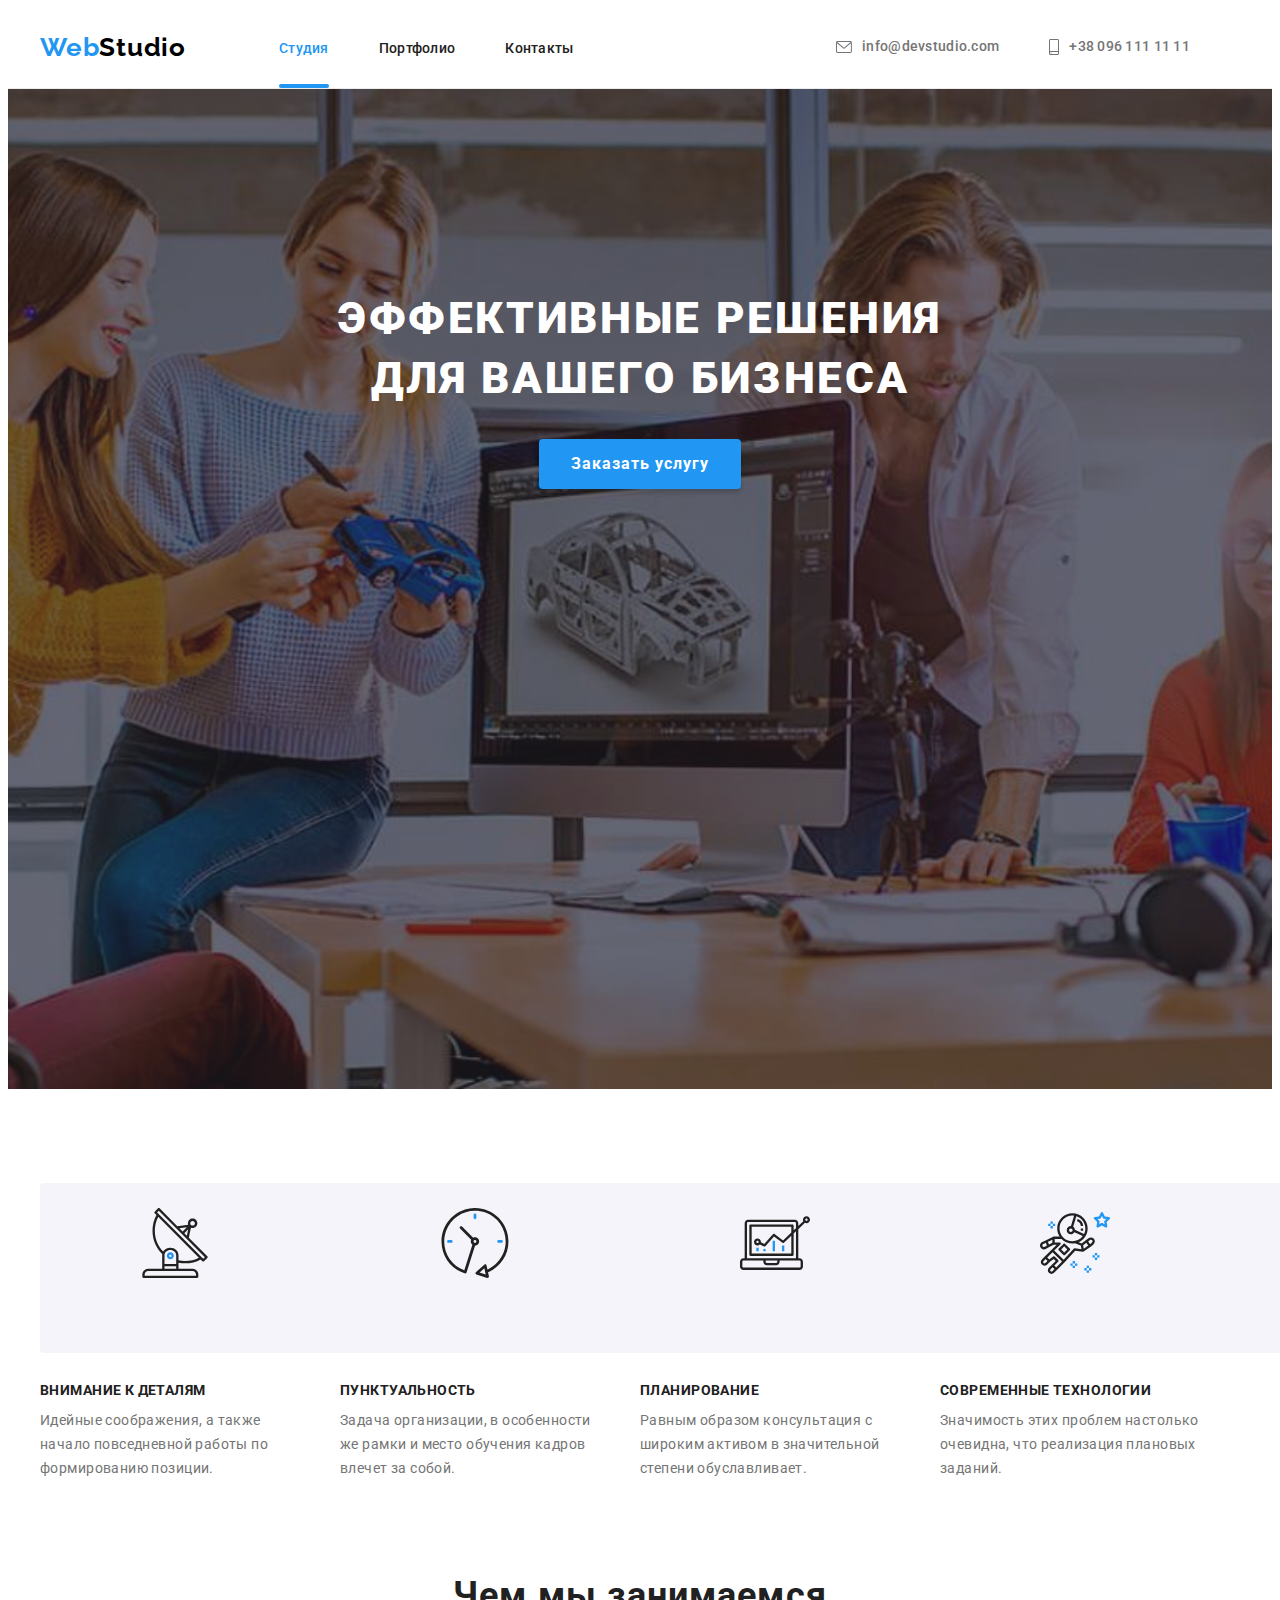
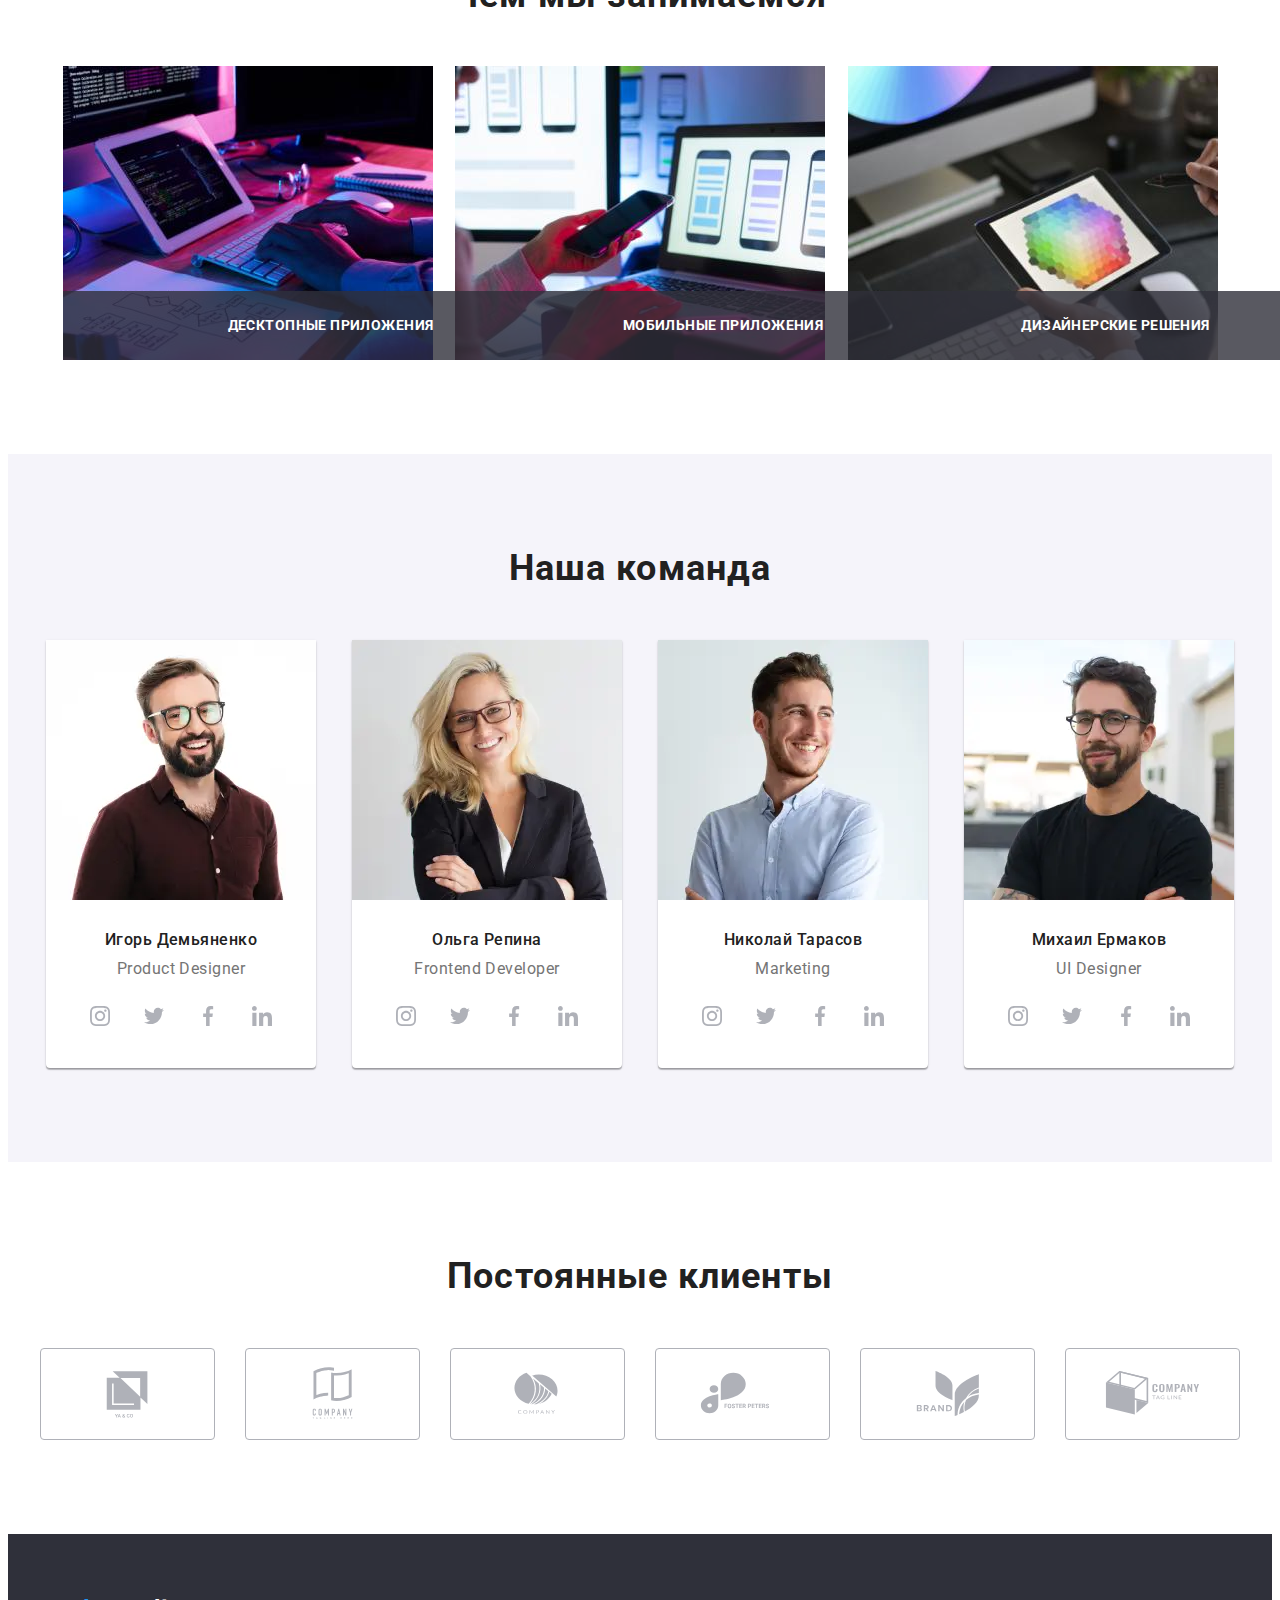
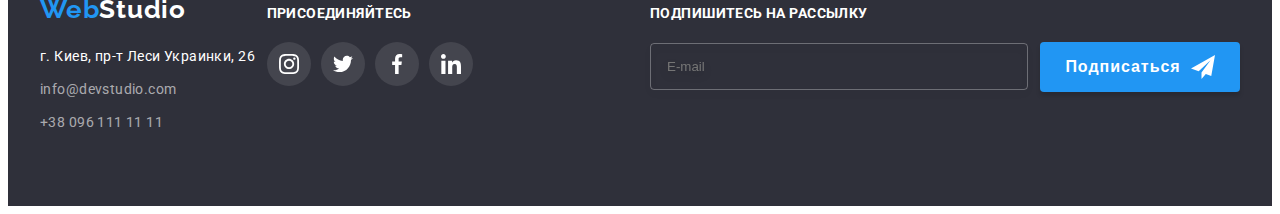
<file: index.html>
<!DOCTYPE html>
<html lang="ru">
  <head>
    <meta charset="UTF-8" />
    <meta http-equiv="X-UA-Compatible" content="IE=edge" />
    <meta name="viewport" content="width=device-width, initial-scale=1.0" />
    <link
      rel="stylesheet"
      href="https://cdnjs.cloudflare.com/ajax/libs/modern-normalize/1.1.0/modern-normalize.min.css"
      integrity="sha512-wpPYUAdjBVSE4KJnH1VR1HeZfpl1ub8YT/NKx4PuQ5NmX2tKuGu6U/JRp5y+Y8XG2tV+wKQpNHVUX03MfMFn9Q=="
      crossorigin="anonymous"
      referrerpolicy="no-referrer"
    />
    <link
      rel="stylesheet"
      href="https://cdnjs.cloudflare.com/ajax/libs/animate.css/4.1.1/animate.min.css"
    />
    <link rel="preconnect" href="https://fonts.googleapis.com" />
    <link rel="preconnect" href="https://fonts.gstatic.com" crossorigin />
    <link
      href="https://fonts.googleapis.com/css2?family=Raleway:wght@700&family=Roboto:wght@400;500;700;900&display=swap"
      rel="stylesheet"
    />
    <link rel="stylesheet" href="./css/main.min.css" />
    <title>WebStudio</title>
  </head>

  <body>
    <header class="header">
      <div class="container header__container">
        <div class="header__logo">
          <a href="index.html" class="link header__logo-dark">
            <span class="web">Web</span>Studio</a
          >
        </div>
        <nav class="main-nav">
          <ul class="main-nav__list">
            <li class="main-nav__item">
              <a href="index.html" class="link main-nav__link current"
                >Студия</a
              >
            </li>
            <li class="main-nav__item">
              <a href="portfolio.html" class="link main-nav__link">Портфолио</a>
            </li>
            <li class="main-nav__item">
              <a href="" class="link main-nav__link">Контакты</a>
            </li>
          </ul>
        </nav>
        <ul class="contacts-list">
          <li class="contacts-list__item">
            <a
              href="mailto:info@devstudio.com"
              class="link header__mail header__mail-link"
            >
              <svg class="header-icon" width="16" height="12">
                <use href="./images/sprite.svg#icon-envelope"></use>
              </svg>
              info@devstudio.com
            </a>
          </li>
          <li class="contacts-list__item">
            <a
              href="tel:+380961111111"
              class="link header__tel header__tel-link"
            >
              <svg class="header-icon" width="10" height="16">
                <use href="./images/sprite.svg#icon-smartphone"></use>
              </svg>
              +38 096 111 11 11
            </a>
          </li>
        </ul>

        <!-- START Mobile Menu -->

        <button class="burger-btn" data-menu-open>
          <svg class="burger-btn-icon" width="40" height="40">
            <use href="./images/sprite.svg#icon-burger"></use>
          </svg>
        </button>
        <div class="mob-menu-container">
          <div class="mobile-menu" data-menu>
            <button class="close-btn" data-menu-close>
              <svg class="close-btn-icon" width="40" height="40">
                <use href="./images/sprite.svg#icon-close"></use>
              </svg>
            </button>
            <div class="mobile-wrapper">
              <nav class="mobile-nav">
                <ul class="mobile-nav__list">
                  <li class="mobile-nav__item">
                    <a href="index.html" class="link mobile-nav__link"
                      >Студия</a
                    >
                  </li>
                  <li class="mobile-nav__item">
                    <a href="portfolio.html" class="link mobile-nav__link"
                      >Портфолио</a
                    >
                  </li>
                  <li class="mobile-nav__item">
                    <a href="" class="link mobile-nav__link">Контакты</a>
                  </li>
                </ul>
              </nav>
            </div>
            <div class="contacts-wrapper">
              <ul class="mobile-contacts-list">
                <li class="mobile-contacts-list__item">
                  <a
                    href="tel:+380961111111"
                    class="link mobile__tel mobile__tel-link"
                  >
                    +38 096 111 11 11
                  </a>
                </li>
                <li class="mobile-contacts-list__item">
                  <a
                    href="mailto:info@devstudio.com"
                    class="link mobile__mail mobile__mail-link"
                  >
                    info@devstudio.com
                  </a>
                </li>
              </ul>
              <ul class="mobile-social-list">
                <li class="mobile-social-item">
                  <a href="#" class="link mobile-social-link">Instagram</a>
                </li>
                <li class="mobile-social-item">
                  <a href="#" class="link mobile-social-link">Twitter</a>
                </li>
                <li class="mobile-social-item">
                  <a href="#" class="link mobile-social-link">Facebook</a>
                </li>
                <li class="mobile-social-item">
                  <a href="#" class="link mobile-social-link">LinkedIn</a>
                </li>
              </ul>
            </div>
          </div>
        </div>
        <!-- END Mobile Menu -->
      </div>
    </header>

    <main>
      <!-- START HERO SECTION -->
      <section class="first-section">
        <div class="container hero-section">
          <h1 class="hero-title">
            Эффективные решения
            <br />
            для вашего бизнеса
          </h1>
          <button type="button" class="hero-btn" data-modal-open>
            Заказать услугу
          </button>
        </div>
      </section>
      <!-- END HERO SECTION -->

      <!-- START REASONS SECTION -->
      <section class="second-section">
        <div class="container">
          <h2 class="visually-hidden">Почему стоит выбрать нас</h2>
          <ul class="reasons-list">
            <li class="reasons-list-item">
              <div class="icons-box">
                <svg class="reasons-icon" width="70" height="70">
                  <use href="./images/sprite.svg#icon-antenna"></use>
                </svg>
              </div>
              <div class="reasons-description">
                <h3 class="reasons-title">Внимание к деталям</h3>
                <p class="reasons-text">
                  Идейные соображения, а также начало повседневной работы по
                  формированию позиции.
                </p>
              </div>
            </li>
            <li class="reasons-list-item">
              <div class="icons-box">
                <svg class="reasons-icon" width="70" height="70">
                  <use href="./images/sprite.svg#icon-clock"></use>
                </svg>
              </div>
              <div class="reasons-description">
                <h3 class="reasons-title">Пунктуальность</h3>
                <p class="reasons-text">
                  Задача организации, в особенности же рамки и место обучения
                  кадров влечет за собой.
                </p>
              </div>
            </li>
            <li class="reasons-list-item">
              <div class="icons-box">
                <svg class="reasons-icon" width="70" height="70">
                  <use href="./images/sprite.svg#icon-diagram"></use>
                </svg>
              </div>
              <div class="reasons-description">
                <h3 class="reasons-title">Планирование</h3>
                <p class="reasons-text">
                  Равным образом консультация с широким активом в значительной
                  степени обуславливает.
                </p>
              </div>
            </li>
            <li class="reasons-list-item">
              <div class="icons-box">
                <svg class="reasons-icon" width="70" height="70">
                  <use href="./images/sprite.svg#icon-astronaut"></use>
                </svg>
              </div>
              <div class="reasons-description">
                <h3 class="reasons-title">Современные технологии</h3>
                <p class="reasons-text">
                  Значимость этих проблем настолько очевидна, что реализация
                  плановых заданий.
                </p>
              </div>
            </li>
          </ul>
        </div>
      </section>
      <!-- END REASONS SECTION -->

      <!-- START ABOUT SECTION -->
      <section class="third-section">
        <div class="container">
          <h2 class="about-title">Чем мы занимаемся</h2>
          <ul class="about-list">
            <li class="about-list-item">
              <div class="about-list-wrap">
                <img
                  src="images/box-1.jpg"
                  alt="Человек печатает на клавиатуре"
                  width="370"
                  height="294"
                />
                <p class="about-picture-text">Десктопные приложения</p>
              </div>
            </li>
            <li class="about-list-item">
              <div class="about-list-wrap">
                <img
                  src="images/box-2.jpg"
                  alt="Человек держит телефон в руке"
                  width="370"
                  height="294"
                />
                <p class="about-picture-text">Мобильные приложения</p>
              </div>
            </li>
            <li class="about-list-item">
              <div class="about-list-wrap">
                <img
                  src="images/box-3.jpg"
                  alt="Человек держит планшет в руке"
                  width="370"
                  height="294"
                />
                <p class="about-picture-text">Дизайнерские решения</p>
              </div>
            </li>
          </ul>
        </div>
      </section>
      <!-- END ABOUT SECTION -->

      <!-- START WORKERS SECTION -->
      <section class="fourth-section workers-section">
        <div class="container">
          <h2 class="workers-title">Наша команда</h2>
          <ul class="workers-list">
            <li class="workers-item">
              <picture>
                <source
                  media="(min-width: 1200px)"
                  srcset="
                    ./images/workers/igor-demyanenko-desktop.webp    1x,
                    ./images/workers/igor-demyanenko-desktop@2x.webp 2x
                  "
                  type="image/webp"
                />

                <source
                  media="(min-width: 1200px)"
                  srcset="
                    ./images/workers/igor-demyanenko-desktop.jpg    1x,
                    ./images/workers/igor-demyanenko-desktop@2x.jpg 2x
                  "
                />

                <source
                  media="(min-width: 768px)"
                  srcset="
                    ./images/workers/igor-demyanenko-tablet.webp    1x,
                    ./images/workers/igor-demyanenko-tablet@2x.webp 2x
                  "
                  type="image/webp"
                />

                <source
                  media="(min-width: 768px)"
                  srcset="
                    ./images/workers/igor-demyanenko-tablet.jpg    1x,
                    ./images/workers/igor-demyanenko-tablet@2x.jpg 2x
                  "
                />

                <source
                  media="(min-width: 480px)"
                  srcset="
                    ./images/workers/igor-demyanenko-mobile.webp    1x,
                    ./images/workers/igor-demyanenko-mobile@2x.webp 2x
                  "
                  type="image/webp"
                />

                <source
                  media="(min-width: 480px)"
                  srcset="
                    ./images/workers/igor-demyanenko-mobile.jpg    1x,
                    ./images/workers/igor-demyanenko-mobile@2x.jpg 2x
                  "
                />

                <img src="#" alt="Фото Игоря Демьяненко" />
              </picture>

              <div class="workers-item-description">
                <h3 class="workers-item-title">Игорь Демьяненко</h3>
                <p lang="en" class="workers-item-text">Product Designer</p>
                <ul class="social-list workers-social">
                  <li class="social-item">
                    <a href="" class="social-link">
                      <svg class="social-icon" width="20" height="20">
                        <use href="./images/sprite.svg#icon-instagram"></use>
                      </svg>
                    </a>
                  </li>
                  <li class="social-item">
                    <a href="" class="social-link">
                      <svg class="social-icon" width="20" height="20">
                        <use href="./images/sprite.svg#icon-twitter"></use>
                      </svg>
                    </a>
                  </li>
                  <li class="social-item">
                    <a href="" class="social-link">
                      <svg class="social-icon" width="20" height="20">
                        <use href="./images/sprite.svg#icon-facebook"></use>
                      </svg>
                    </a>
                  </li>
                  <li class="social-item">
                    <a href="" class="social-link">
                      <svg class="social-icon" width="20" height="20">
                        <use href="./images/sprite.svg#icon-linkedin"></use>
                      </svg>
                    </a>
                  </li>
                </ul>
              </div>
            </li>
            <li class="workers-item">
              <picture>
                <source
                  media="(min-width: 1200px)"
                  srcset="
                    ./images/workers/olga-repina-desktop.webp    1x,
                    ./images/workers/olga-repina-desktop@2x.webp 2x
                  "
                  type="image/webp"
                />

                <source
                  media="(min-width: 1200px)"
                  srcset="
                    ./images/workers/olga-repina-desktop.jpg    1x,
                    ./images/workers/olga-repina-desktop@2x.jpg 2x
                  "
                />

                <source
                  media="(min-width: 768px)"
                  srcset="
                    ./images/workers/olga-repina-tablet.webp    1x,
                    ./images/workers/olga-repina-tablet@2x.webp 2x
                  "
                  type="image/webp"
                />

                <source
                  media="(min-width: 768px)"
                  srcset="
                    ./images/workers/olga-repina-tablet.jpg    1x,
                    ./images/workers/olga-repina-tablet@2x.jpg 2x
                  "
                />

                <source
                  media="(min-width: 480px)"
                  srcset="
                    ./images/workers/olga-repina-mobile.webp    1x,
                    ./images/workers/olga-repina-mobile@2x.webp 2x
                  "
                  type="image/webp"
                />

                <source
                  media="(min-width: 480px)"
                  srcset="
                    ./images/workers/olga-repina-mobile.jpg    1x,
                    ./images/workers/olga-repina-mobile@2x.jpg 2x
                  "
                />

                <img src="#" alt="Фото Ольги Репиной" />
              </picture>

              <div class="workers-item-description">
                <h3 class="workers-item-title">Ольга Репина</h3>
                <p lang="en" class="workers-item-text">Frontend Developer</p>

                <ul class="social-list workers-social">
                  <li class="social-item">
                    <a href="" class="social-link">
                      <svg class="social-icon" width="20" height="20">
                        <use href="./images/sprite.svg#icon-instagram"></use>
                      </svg>
                    </a>
                  </li>
                  <li class="social-item">
                    <a href="" class="social-link">
                      <svg class="social-icon" width="20" height="20">
                        <use href="./images/sprite.svg#icon-twitter"></use>
                      </svg>
                    </a>
                  </li>
                  <li class="social-item">
                    <a href="" class="social-link">
                      <svg class="social-icon" width="20" height="20">
                        <use href="./images/sprite.svg#icon-facebook"></use>
                      </svg>
                    </a>
                  </li>
                  <li class="social-item">
                    <a href="" class="social-link">
                      <svg class="social-icon" width="20" height="20">
                        <use href="./images/sprite.svg#icon-linkedin"></use>
                      </svg>
                    </a>
                  </li>
                </ul>
              </div>
            </li>
            <li class="workers-item">
              <picture>
                <source
                  media="(min-width: 1200px)"
                  srcset="
                    ./images/workers/nikolay-tarasov-desktop.webp    1x,
                    ./images/workers/nikolay-tarasov-desktop@2x.webp 2x
                  "
                  type="image/webp"
                />

                <source
                  media="(min-width: 1200px)"
                  srcset="
                    ./images/workers/nikolay-tarasov-desktop.jpg    1x,
                    ./images/workers/nikolay-tarasov-desktop@2x.jpg 2x
                  "
                />

                <source
                  media="(min-width: 768px)"
                  srcset="
                    ./images/workers/nikolay-tarasov-tablet.webp    1x,
                    ./images/workers/nikolay-tarasov-tablet@2x.webp 2x
                  "
                  type="image/webp"
                />

                <source
                  media="(min-width: 768px)"
                  srcset="
                    ./images/workers/nikolay-tarasov-tablet.jpg    1x,
                    ./images/workers/nikolay-tarasov-tablet@2x.jpg 2x
                  "
                />

                <source
                  media="(min-width: 480px)"
                  srcset="
                    ./images/workers/nikolay-tarasov-mobile.webp    1x,
                    ./images/workers/nikolay-tarasov-mobile@2x.webp 2x
                  "
                  type="image/webp"
                />

                <source
                  media="(min-width: 480px)"
                  srcset="
                    ./images/workers/nikolay-tarasov-mobile.jpg    1x,
                    ./images/workers/nikolay-tarasov-mobile@2x.jpg 2x
                  "
                />

                <img src="#" alt="Фото Николая Тарасова" />
              </picture>

              <div class="workers-item-description">
                <h3 class="workers-item-title">Николай Тарасов</h3>
                <p lang="en" class="workers-item-text">Marketing</p>
                <ul class="social-list workers-social">
                  <li class="social-item">
                    <a href="" class="social-link">
                      <svg class="social-icon" width="20" height="20">
                        <use href="./images/sprite.svg#icon-instagram"></use>
                      </svg>
                    </a>
                  </li>
                  <li class="social-item">
                    <a href="" class="social-link">
                      <svg class="social-icon" width="20" height="20">
                        <use href="./images/sprite.svg#icon-twitter"></use>
                      </svg>
                    </a>
                  </li>
                  <li class="social-item">
                    <a href="" class="social-link">
                      <svg class="social-icon" width="20" height="20">
                        <use href="./images/sprite.svg#icon-facebook"></use>
                      </svg>
                    </a>
                  </li>
                  <li class="social-item">
                    <a href="" class="social-link">
                      <svg class="social-icon" width="20" height="20">
                        <use href="./images/sprite.svg#icon-linkedin"></use>
                      </svg>
                    </a>
                  </li>
                </ul>
              </div>
            </li>
            <li class="workers-item">
              <picture>
                <source
                  media="(min-width: 1200px)"
                  srcset="
                    ./images/workers/mikhail-ermakov-desktop.webp    1x,
                    ./images/workers/mikhail-ermakov-desktop@2x.webp 2x
                  "
                  type="image/webp"
                />

                <source
                  media="(min-width: 1200px)"
                  srcset="
                    ./images/workers/mikhail-ermakov-desktop.jpg    1x,
                    ./images/workers/mikhail-ermakov-desktop@2x.jpg 2x
                  "
                />

                <source
                  media="(min-width: 768px)"
                  srcset="
                    ./images/workers/mikhail-ermakov-tablet.webp    1x,
                    ./images/workers/mikhail-ermakov-tablet@2x.webp 2x
                  "
                  type="image/webp"
                />

                <source
                  media="(min-width: 768px)"
                  srcset="
                    ./images/workers/mikhail-ermakov-tablet.jpg    1x,
                    ./images/workers/mikhail-ermakov-tablet@2x.jpg 2x
                  "
                />

                <source
                  media="(min-width: 480px)"
                  srcset="
                    ./images/workers/mikhail-ermakov-mobile.webp    1x,
                    ./images/workers/mikhail-ermakov-mobile@2x.webp 2x
                  "
                  type="image/webp"
                />

                <source
                  media="(min-width: 480px)"
                  srcset="
                    ./images/workers/mikhail-ermakov-mobile.jpg    1x,
                    ./images/workers/mikhail-ermakov-mobile@2x.jpg 2x
                  "
                />

                <img src="#" alt="Фото Михаила Ермакова" />
              </picture>

              <div class="workers-item-description">
                <h3 class="workers-item-title">Михаил Ермаков</h3>
                <p lang="en" class="workers-item-text">UI Designer</p>
                <ul class="social-list workers-social">
                  <li class="social-item">
                    <a href="" class="social-link">
                      <svg class="social-icon" width="20" height="20">
                        <use href="./images/sprite.svg#icon-instagram"></use>
                      </svg>
                    </a>
                  </li>
                  <li class="social-item">
                    <a href="" class="social-link">
                      <svg class="social-icon" width="20" height="20">
                        <use href="./images/sprite.svg#icon-twitter"></use>
                      </svg>
                    </a>
                  </li>
                  <li class="social-item">
                    <a href="" class="social-link">
                      <svg class="social-icon" width="20" height="20">
                        <use href="./images/sprite.svg#icon-facebook"></use>
                      </svg>
                    </a>
                  </li>
                  <li class="social-item">
                    <a href="" class="social-link">
                      <svg class="social-icon" width="20" height="20">
                        <use href="./images/sprite.svg#icon-linkedin"></use>
                      </svg>
                    </a>
                  </li>
                </ul>
              </div>
            </li>
          </ul>
        </div>
      </section>
      <!-- END WORKERS SECTION -->

      <!-- START CLIENTS SECTION -->
      <section class="fifth-section">
        <div class="container">
          <h2 class="clients-title">Постоянные клиенты</h2>
          <ul class="clients-list">
            <li class="clients-item">
              <a href="" class="clients-link">
                <svg class="clients-icon" width="106" height="60">
                  <use href="./images/sprite.svg#icon-logo-ya-co"></use>
                </svg>
              </a>
            </li>
            <li class="clients-item">
              <a href="" class="clients-link">
                <svg class="clients-icon" width="106" height="60">
                  <use href="./images/sprite.svg#icon-logo-tagline-here"></use>
                </svg>
              </a>
            </li>
            <li class="clients-item">
              <a href="" class="clients-link">
                <svg class="clients-icon" width="106" height="60">
                  <use href="./images/sprite.svg#icon-logo-company"></use>
                </svg>
              </a>
            </li>
            <li class="clients-item">
              <a href="" class="clients-link">
                <svg class="clients-icon" width="106" height="60">
                  <use href="./images/sprite.svg#icon-logo-foster-peters"></use>
                </svg>
              </a>
            </li>
            <li class="clients-item">
              <a href="" class="clients-link">
                <svg class="clients-icon" width="106" height="60">
                  <use href="./images/sprite.svg#icon-logo-brand"></use>
                </svg>
              </a>
            </li>
            <li class="clients-item">
              <a href="" class="clients-link">
                <svg class="clients-icon" width="106" height="60">
                  <use href="./images/sprite.svg#icon-logo-tagline"></use>
                </svg>
              </a>
            </li>
          </ul>
        </div>
      </section>
      <!-- END CLIENTS SECTION -->
    </main>

    <!-- START FOOTER -->
    <footer class="footer">
      <div class="container">
        <div class="footer-container">
          <div class="footer-box footer-contacts">
            <div class="footer-logo">
              <a href="index.html" class="link logo-light">
                <span class="web">Web</span>Studio</a
              >
            </div>
            <address class="contacts-adress">
              <a
                href="https://goo.gl/maps/1FZgf9AXrZL42kgU6"
                target="_blank"
                rel="noopener noreferrer"
                class="link address"
              >
                г. Киев, пр-т Леси Украинки, 26
              </a>
            </address>
            <ul class="footer-contacts-list">
              <li class="contacts-list-item">
                <a href="mailto:info@devstudio.com" class="link footer-mail"
                  >info@devstudio.com</a
                >
              </li>
              <li class="contacts-list-item">
                <a href="tel:+380961111111" class="link footer-tel"
                  >+38 096 111 11 11</a
                >
              </li>
            </ul>
          </div>
          <div class="footer-box footer-socials">
            <h2 class="connect-title">присоединяйтесь</h2>
            <ul class="connect-list">
              <li class="connect-item">
                <a href="" class="connect-link">
                  <svg class="connect-icon" width="20" height="20">
                    <use href="./images/sprite.svg#icon-instagram"></use>
                  </svg>
                </a>
              </li>
              <li class="connect-item">
                <a href="" class="connect-link">
                  <svg class="connect-icon" width="20" height="20">
                    <use href="./images/sprite.svg#icon-twitter"></use>
                  </svg>
                </a>
              </li>
              <li class="connect-item">
                <a href="" class="connect-link">
                  <svg class="connect-icon" width="20" height="20">
                    <use href="./images/sprite.svg#icon-facebook"></use>
                  </svg>
                </a>
              </li>
              <li class="connect-item">
                <a href="" class="connect-link">
                  <svg class="connect-icon" width="20" height="20">
                    <use href="./images/sprite.svg#icon-linkedin"></use>
                  </svg>
                </a>
              </li>
            </ul>
          </div>
          <div class="sign-box">
            <p class="sign-title">Подпишитесь на рассылку</p>
            <form action="#" class="sign-form">
              <label>
                <input
                  type="email"
                  name="email"
                  placeholder="E-mail"
                  class="sign-input"
                />
              </label>
              <button type="submit" class="sign-button">
                Подписаться
                <svg class="sign-icon" width="24" height="24">
                  <use href="./images/icons.svg#icon-send"></use>
                </svg>
              </button>
            </form>
          </div>
        </div>
      </div>
    </footer>
    <!-- END FOOTER -->

    <div class="backdrop is-hidden" data-modal>
      <div class="modal">
        <button type="button" class="modal-btn" data-modal-close>
          <svg class="modal-close-icon" width="18" height="18">
            <use href="./images/sprite.svg#icon-modal-close"></use>
          </svg>
        </button>
        <form action="#" class="modal-form">
          <p class="modal-form-title">
            Оставьте свои данные, мы вам перезвоним
          </p>
          <label class="modal-form-label"
            >Имя
            <span class="modal-form-wrapper">
              <input
                type="text"
                class="modal-form-input"
                name="user-name"
                minlength="2"
                pattern="[a-zA-Zа-яёА-ЯЁ]+"
                title="Имя должно содержать символы кириллицы или латиницы"
                required
              />
              <svg class="modal-form-icon" width="18" height="18">
                <use href="./images/icons.svg#icon-user"></use>
              </svg>
            </span>
          </label>
          <label class="modal-form-label"
            >Телефон
            <span class="modal-form-wrapper">
              <input
                type="tel"
                class="modal-form-input"
                name="user-tel"
                title="XXX-XXX-XX-XX"
                pattern="[0-9]{3}-[0-9]{3}-[0-9]{2}-[0-9]{2}"
              />
              <svg class="modal-form-icon" width="18" height="18">
                <use href="./images/icons.svg#icon-phone"></use>
              </svg>
            </span>
          </label>
          <label class="modal-form-label"
            >Почта
            <span class="modal-form-wrapper">
              <input type="email" class="modal-form-input" name="user-mail" />
              <svg class="modal-form-icon" width="18" height="18">
                <use href="./images/icons.svg#icon-mail"></use>
              </svg>
            </span>
          </label>
          <label class="modal-form-label"
            >Комментарий<textarea
              class="modal-form-message"
              name="user-message"
              placeholder="Введите текст"
            ></textarea>
          </label>
          <label class="modal-form-checkbox-label">
            <input
              type="checkbox"
              class="modal-form-checkbox visually-hidden"
              name="accept-policy"
            />
            <span class="modal-form-checkbox-icon"></span>
            Соглашаюсь с рассылкой и принимаю&nbsp;
            <a href="#" class="modal-form-link">Условия договора</a>
          </label>
          <button class="modal-form-btn" type="submit">Отправить</button>
        </form>
      </div>
    </div>
    <script src="./js/modal.js"></script>
    <script src="./js/mobile-menu.js"></script>
  </body>
</html>
</file>
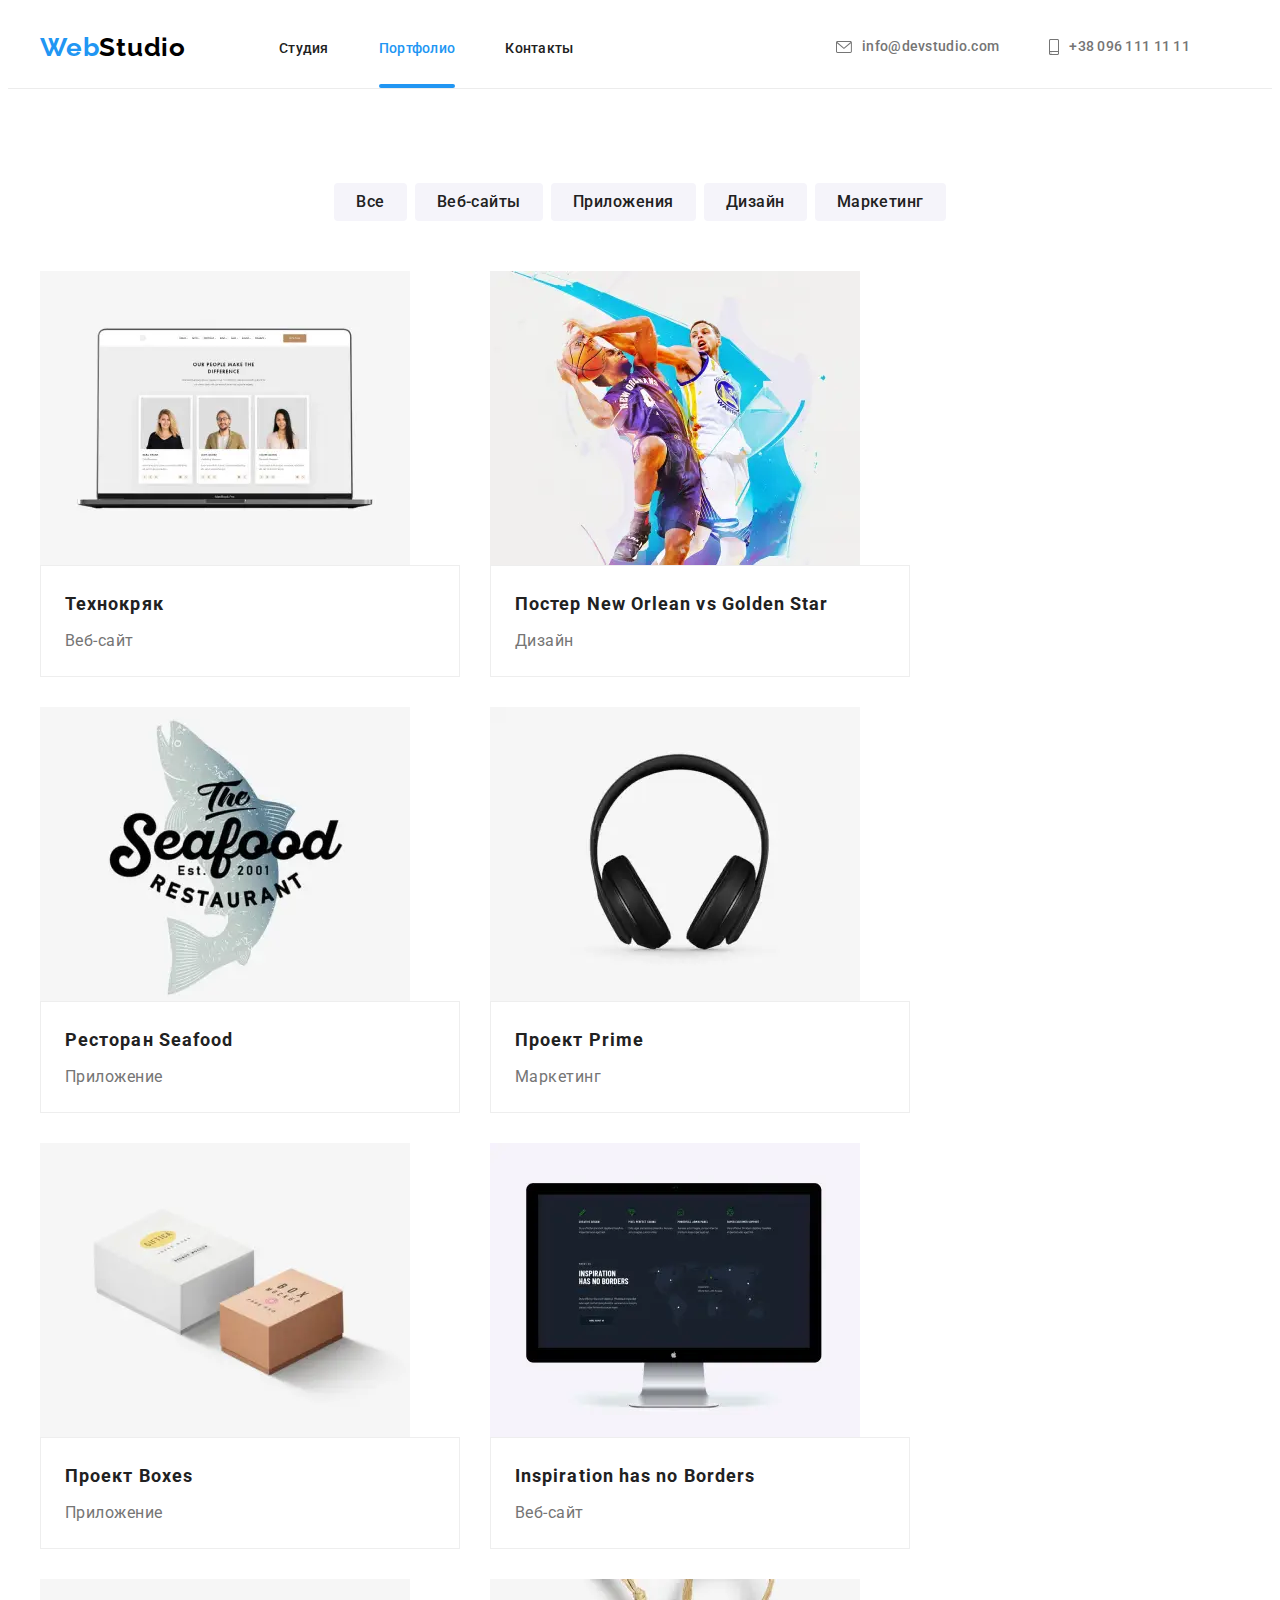
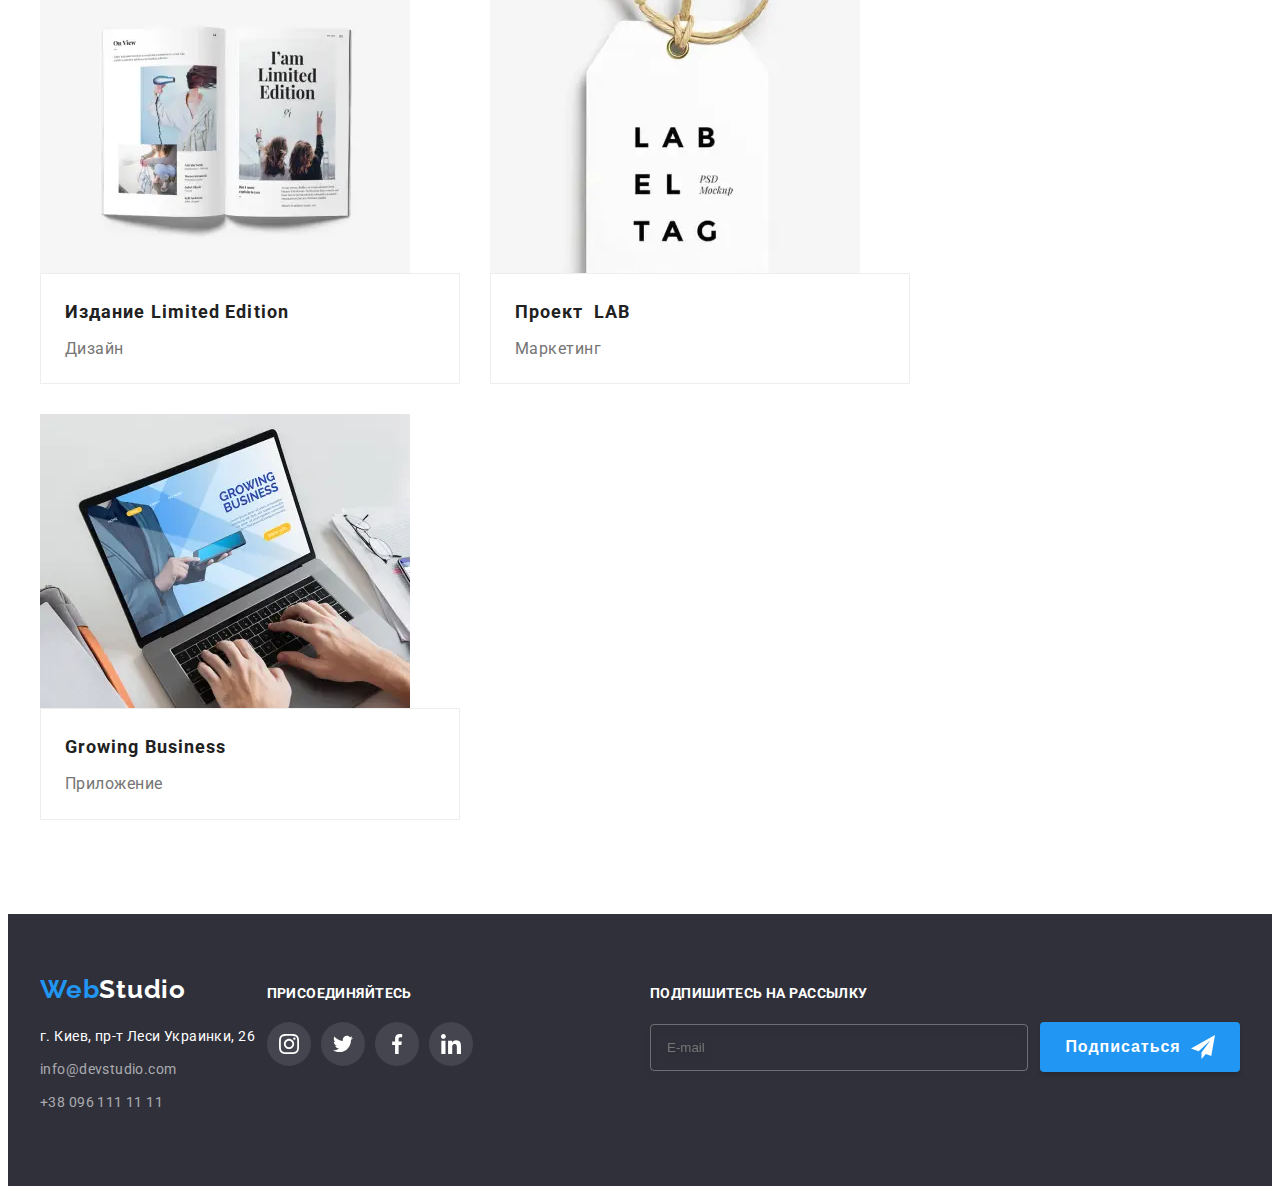
<file: portfolio.html>
<!DOCTYPE html>
<html lang="ru">
  <head>
    <meta charset="UTF-8" />
    <meta http-equiv="X-UA-Compatible" content="IE=edge" />
    <meta name="viewport" content="width=device-width, initial-scale=1.0" />
    <link
      rel="stylesheet"
      href="https://cdnjs.cloudflare.com/ajax/libs/modern-normalize/1.1.0/modern-normalize.min.css"
      integrity="sha512-wpPYUAdjBVSE4KJnH1VR1HeZfpl1ub8YT/NKx4PuQ5NmX2tKuGu6U/JRp5y+Y8XG2tV+wKQpNHVUX03MfMFn9Q=="
      crossorigin="anonymous"
      referrerpolicy="no-referrer"
    />
    <link
      rel="stylesheet"
      href="https://cdnjs.cloudflare.com/ajax/libs/animate.css/4.1.1/animate.min.css"
    />

    <link rel="preconnect" href="https://fonts.googleapis.com" />
    <link rel="preconnect" href="https://fonts.gstatic.com" crossorigin />
    <link
      href="https://fonts.googleapis.com/css2?family=Raleway:wght@700&family=Roboto:wght@400;500;700;900&display=swap"
      rel="stylesheet"
    />
    <link rel="stylesheet" href="./css/main.min.css" />
    <title>Портфолио</title>
  </head>
  <body>
    <header class="header">
      <div class="container header__container">
        <div class="header__logo">
          <a href="index.html" class="link header__logo-dark">
            <span class="web">Web</span>Studio</a
          >
        </div>
        <nav class="main-nav">
          <ul class="main-nav__list">
            <li class="main-nav__item">
              <a href="index.html" class="link main-nav__link">Студия</a>
            </li>
            <li class="main-nav__item">
              <a href="portfolio.html" class="link main-nav__link current"
                >Портфолио</a
              >
            </li>
            <li class="main-nav__item">
              <a href="" class="link main-nav__link">Контакты</a>
            </li>
          </ul>
        </nav>
        <ul class="contacts-list">
          <li class="contacts-list__item">
            <a
              href="mailto:info@devstudio.com"
              class="link header__mail header__mail-link"
            >
              <svg class="header-icon" width="16" height="12">
                <use href="./images/sprite.svg#icon-envelope"></use>
              </svg>
              info@devstudio.com
            </a>
          </li>
          <li class="contacts-list__item">
            <a
              href="tel:+380961111111"
              class="link header__tel header__tel-link"
            >
              <svg class="header-icon" width="10" height="16">
                <use href="./images/sprite.svg#icon-smartphone"></use>
              </svg>
              +38 096 111 11 11
            </a>
          </li>
        </ul>
      </div>
    </header>
    <main>
      <section class="portfolio-section">
        <div class="container">
          <h1 class="visually-hidden">Портфолио</h1>
          <!-- START FILTERS BUTTON -->
          <ul class="filters-list">
            <li class="filters-list-item">
              <button type="button" class="filters-btn">Все</button>
            </li>
            <li class="filters-list-item">
              <button type="button" class="filters-btn">Веб-сайты</button>
            </li>
            <li class="filters-list-item">
              <button type="button" class="filters-btn">Приложения</button>
            </li>
            <li class="filters-list-item">
              <button type="button" class="filters-btn">Дизайн</button>
            </li>
            <li class="filters-list-item">
              <button type="button" class="filters-btn">Маркетинг</button>
            </li>
          </ul>
          <!-- END FILTERS BUTTON -->

          <!-- START WORK EXAMPLES -->
          <h2 class="visually-hidden">Примеры работ</h2>
          <ul class="work-examples-list">
            <li class="work-examples-item">
              <div class="work-examples-wrap">
                <a href="" class="link work-examples-link">
                  <div class="work-examples-box">
                    <picture>
                      <source
                        media="(min-width: 1200px)"
                        srcset="
                          /images/work-examples/technokryak-desktop.webp     1x,
                          ./images/work-examples/technokryak-desktop@2x.webp 2x
                        "
                        type="image/webp"
                      />

                      <source
                        media="(min-width: 1200px)"
                        srcset="
                          ./images/work-examples/technokryak-desktop.jpg    1x,
                          ./images/work-examples/technokryak-desktop@2x.jpg 2x
                        "
                      />

                      <source
                        media="(min-width: 768px)"
                        srcset="
                          ./images/work-examples/technokryak-tablet.webp    1x,
                          ./images/work-examples/technokryak-tablet@2x.webp 2x
                        "
                        type="image/webp"
                      />

                      <source
                        media="(min-width: 768px)"
                        srcset="
                          ./images/work-examples/technokryak-tablet.jpg    1x,
                          ./images/work-examples/technokryak-tablet@2x.jpg 2x
                        "
                      />

                      <source
                        media="(min-width: 480px)"
                        srcset="
                          ./images/work-examples/technokryak-mobile.webp    1x,
                          ./images/work-examples/technokryak-mobile@2x.webp 2x
                        "
                        type="image/webp"
                      />

                      <source
                        media="(min-width: 480px)"
                        srcset="
                          ./images/work-examples/technokryak-mobile.jpg    1x,
                          ./images/work-examples/technokryak-mobile@2x.jpg 2x
                        "
                      />

                      <img
                        src="#"
                        alt="Логотип сайта Технокряк"
                        class="work-examples-img"
                      />
                    </picture>
                    <p class="work-examples-picture-text">
                      Технокряк это современная площадка распространения
                      коронавируса. Компании используют эту платформу для
                      цифрового шпионажа и атак на защищённые сервера
                      конкурентов.
                    </p>
                  </div>
                  <div class="work-examples-description">
                    <h3 class="work-examples-title">Технокряк</h3>
                    <p class="work-examples-text">Веб-сайт</p>
                  </div>
                </a>
              </div>
            </li>
            <li class="work-examples-item">
              <div class="work-examples-wrap">
                <a href="" class="link work-examples-link">
                  <div class="work-examples-box">
                    <picture>
                      <source
                        media="(min-width: 1200px)"
                        srcset="
                          ../images/work-examples/poster-desktop.webp    1x,
                          ../images/work-examples/poster-desktop@2x.webp 2x
                        "
                        type="image/webp"
                      />

                      <source
                        media="(min-width: 1200px)"
                        srcset="
                          ../images/work-examples/poster-desktop.jpg    1x,
                          ../images/work-examples/poster-desktop@2x.jpg 2x
                        "
                      />

                      <source
                        media="(min-width: 768px)"
                        srcset="
                          ../images/work-examples/poster-tablet.webp    1x,
                          ../images/work-examples/poster-tablet@2x.webp 2x
                        "
                        type="image/webp"
                      />

                      <source
                        media="(min-width: 768px)"
                        srcset="
                          ../images/work-examples/poster-tablet.jpg    1x,
                          ../images/work-examples/poster-tablet@2x.jpg 2x
                        "
                      />

                      <source
                        media="(min-width: 480px)"
                        srcset="
                          ../images/work-examples/poster-mobile.webp    1x,
                          ../images/work-examples/poster-mobile@2x.webp 2x
                        "
                        type="image/webp"
                      />

                      <source
                        media="(min-width: 480px)"
                        srcset="
                          ../images/work-examples/poster-mobile.jpg    1x,
                          ../images/work-examples/poster-mobile@2x.jpg 2x
                        "
                      />

                      <img
                        src="#"
                        alt="Изображение постера New Orlean vs Golden Star"
                        class="work-examples-img"
                      />
                    </picture>
                    <p class="work-examples-picture-text">
                      Технокряк это современная площадка распространения
                      коронавируса. Компании используют эту платформу для
                      цифрового шпионажа и атак на защищённые сервера
                      конкурентов.
                    </p>
                  </div>
                  <div class="work-examples-description">
                    <h3 class="work-examples-title">
                      Постер
                      <span lang="en">New Orlean vs Golden Star</span>
                    </h3>
                    <p class="work-examples-text">Дизайн</p>
                  </div>
                </a>
              </div>
            </li>
            <li class="work-examples-item">
              <div class="work-examples-wrap">
                <a href="" class="link work-examples-link">
                  <div class="work-examples-box">
                    <picture>
                      <source
                        media="(min-width: 1200px)"
                        srcset="
                          ../images/work-examples/seafood-desktop.webp    1x,
                          ../images/work-examples/seafood-desktop@2x.webp 2x
                        "
                        type="image/webp"
                      />

                      <source
                        media="(min-width: 1200px)"
                        srcset="
                          ../images/work-examples/seafood-desktop.jpg    1x,
                          ../images/work-examples/seafood-desktop@2x.jpg 2x
                        "
                      />

                      <source
                        media="(min-width: 768px)"
                        srcset="
                          ../images/work-examples/seafood-tablet.webp    1x,
                          ../images/work-examples/seafood-tablet@2x.webp 2x
                        "
                        type="image/webp"
                      />

                      <source
                        media="(min-width: 768px)"
                        srcset="
                          ../images/work-examples/seafood-tablet.jpg    1x,
                          ../images/work-examples/seafood-tablet@2x.jpg 2x
                        "
                      />

                      <source
                        media="(min-width: 480px)"
                        srcset="
                          ../images/work-examples/seafood-mobile.webp    1x,
                          ../images/work-examples/seafood-mobile@2x.webp 2x
                        "
                        type="image/webp"
                      />

                      <source
                        media="(min-width: 480px)"
                        srcset="
                          ../images/work-examples/seafood-mobile.jpg    1x,
                          ../images/work-examples/seafood-mobile@2x.jpg 2x
                        "
                      />

                      <img
                        src="#"
                        alt="Логотип ресторана Seafood"
                        class="work-examples-img"
                      />
                    </picture>
                    <p class="work-examples-picture-text">
                      Технокряк это современная площадка распространения
                      коронавируса. Компании используют эту платформу для
                      цифрового шпионажа и атак на защищённые сервера
                      конкурентов.
                    </p>
                  </div>
                  <div class="work-examples-description">
                    <h3 class="work-examples-title">
                      Ресторан
                      <span lang="en">Seafood</span>
                    </h3>
                    <p class="work-examples-text">Приложение</p>
                  </div>
                </a>
              </div>
            </li>
            <li class="work-examples-item">
              <div class="work-examples-wrap">
                <a href="" class="link work-examples-link">
                  <picture>
                    <source
                      media="(min-width: 1200px)"
                      srcset="
                        ../images/work-examples/prime-desktop.webp    1x,
                        ../images/work-examples/prime-desktop@2x.webp 2x
                      "
                      type="image/webp"
                    />

                    <source
                      media="(min-width: 1200px)"
                      srcset="
                        ../images/work-examples/prime-desktop.jpg    1x,
                        ../images/work-examples/prime-desktop@2x.jpg 2x
                      "
                    />

                    <source
                      media="(min-width: 768px)"
                      srcset="
                        ../images/work-examples/prime-tablet.webp    1x,
                        ../images/work-examples/prime-tablet@2x.webp 2x
                      "
                      type="image/webp"
                    />

                    <source
                      media="(min-width: 768px)"
                      srcset="
                        ../images/work-examples/prime-tablet.jpg    1x,
                        ../images/work-examples/prime-tablet@2x.jpg 2x
                      "
                    />

                    <source
                      media="(min-width: 480px)"
                      srcset="
                        ../images/work-examples/prime-mobile.webp    1x,
                        ../images/work-examples/prime-mobile@2x.webp 2x
                      "
                      type="image/webp"
                    />

                    <source
                      media="(min-width: 480px)"
                      srcset="
                        ../images/work-examples/prime-mobile.jpg    1x,
                        ../images/work-examples/prime-mobile@2x.jpg 2x
                      "
                    />

                    <img
                      src="#"
                      alt="Логотип проекта Prime"
                      class="work-examples-img"
                    />
                  </picture>
                  <div class="work-examples-box">
                    <p class="work-examples-picture-text">
                      Технокряк это современная площадка распространения
                      коронавируса. Компании используют эту платформу для
                      цифрового шпионажа и атак на защищённые сервера
                      конкурентов.
                    </p>
                  </div>
                  <div class="work-examples-description">
                    <h3 class="work-examples-title">
                      Проект
                      <span lang="en">Prime</span>
                    </h3>
                    <p class="work-examples-text">Маркетинг</p>
                  </div>
                </a>
              </div>
            </li>
            <li class="work-examples-item">
              <div class="work-examples-wrap">
                <a href="" class="link work-examples-link">
                  <div class="work-examples-box">
                    <picture>
                      <source
                        media="(min-width: 1200px)"
                        srcset="
                          ../images/work-examples/boxes-desktop.webp    1x,
                          ../images/work-examples/boxes-desktop@2x.webp 2x
                        "
                        type="image/webp"
                      />

                      <source
                        media="(min-width: 1200px)"
                        srcset="
                          ../images/work-examples/boxes-desktop.jpg    1x,
                          ../images/work-examples/boxes-desktop@2x.jpg 2x
                        "
                      />

                      <source
                        media="(min-width: 768px)"
                        srcset="
                          ../images/work-examples/boxes-tablet.webp    1x,
                          ../images/work-examples/boxes-tablet@2x.webp 2x
                        "
                        type="image/webp"
                      />

                      <source
                        media="(min-width: 768px)"
                        srcset="
                          ../images/work-examples/boxes-tablet.jpg    1x,
                          ../images/work-examples/boxes-tablet@2x.jpg 2x
                        "
                      />

                      <source
                        media="(min-width: 480px)"
                        srcset="
                          ../images/work-examples/boxes-mobile.webp    1x,
                          ../images/work-examples/boxes-mobile@2x.webp 2x
                        "
                        type="image/webp"
                      />

                      <source
                        media="(min-width: 480px)"
                        srcset="
                          ../images/work-examples/boxes-mobile.jpg    1x,
                          ../images/work-examples/boxes-mobile@2x.jpg 2x
                        "
                      />

                      <img
                        src="#"
                        alt="Логотип приложения Boxes"
                        class="work-examples-img"
                      />
                    </picture>
                    <p class="work-examples-picture-text">
                      Технокряк это современная площадка распространения
                      коронавируса. Компании используют эту платформу для
                      цифрового шпионажа и атак на защищённые сервера
                      конкурентов.
                    </p>
                  </div>
                  <div class="work-examples-description">
                    <h3 class="work-examples-title">
                      Проект
                      <span lang="en">Boxes</span>
                    </h3>
                    <p class="work-examples-text">Приложение</p>
                  </div>
                </a>
              </div>
            </li>
            <li class="work-examples-item">
              <div class="work-examples-wrap">
                <a href="" class="link work-examples-link">
                  <div class="work-examples-box">
                    <picture>
                      <source
                        media="(min-width: 1200px)"
                        srcset="
                          ../images/work-examples/inspiration-desktop.webp    1x,
                          ../images/work-examples/inspiration-desktop@2x.webp 2x
                        "
                        type="image/webp"
                      />

                      <source
                        media="(min-width: 1200px)"
                        srcset="
                          ../images/work-examples/inspiration-desktop.jpg    1x,
                          ../images/work-examples/inspiration-desktop@2x.jpg 2x
                        "
                      />

                      <source
                        media="(min-width: 768px)"
                        srcset="
                          ../images/work-examples/inspiration-tablet.webp    1x,
                          ../images/work-examples/inspiration-tablet@2x.webp 2x
                        "
                        type="image/webp"
                      />

                      <source
                        media="(min-width: 768px)"
                        srcset="
                          ../images/work-examples/inspiration-tablet.jpg    1x,
                          ../images/work-examples/inspiration-tablet@2x.jpg 2x
                        "
                      />

                      <source
                        media="(min-width: 480px)"
                        srcset="
                          ../images/work-examples/inspiration-mobile.webp    1x,
                          ../images/work-examples/inspiration-mobile@2x.webp 2x
                        "
                        type="image/webp"
                      />

                      <source
                        media="(min-width: 480px)"
                        srcset="
                          ../images/work-examples/inspiration-mobile.jpg    1x,
                          ../images/work-examples/inspiration-mobile@2x.jpg 2x
                        "
                      />

                      <img
                        src="#"
                        alt="Логотип сайта Inspiration has no Borders"
                        class="work-examples-img"
                      />
                    </picture>
                    <p class="work-examples-picture-text">
                      Технокряк это современная площадка распространения
                      коронавируса. Компании используют эту платформу для
                      цифрового шпионажа и атак на защищённые сервера
                      конкурентов.
                    </p>
                  </div>
                  <div class="work-examples-description">
                    <h3 class="work-examples-title" lang="en">
                      Inspiration has no Borders
                    </h3>
                    <p class="work-examples-text">Веб-сайт</p>
                  </div>
                </a>
              </div>
            </li>
            <li class="work-examples-item">
              <div class="work-examples-wrap">
                <a href="" class="link work-examples-link">
                  <div class="work-examples-box">
                    <picture>
                      <source
                        media="(min-width: 1200px)"
                        srcset="
                          ../images/work-examples/limited-edition-desktop.webp    1x,
                          ../images/work-examples/limited-edition-desktop@2x.webp 2x
                        "
                        type="image/webp"
                      />

                      <source
                        media="(min-width: 1200px)"
                        srcset="
                          ../images/work-examples/limited-edition-desktop.jpg    1x,
                          ../images/work-examples/limited-edition-desktop@2x.jpg 2x
                        "
                      />

                      <source
                        media="(min-width: 768px)"
                        srcset="
                          ../images/work-examples/limited-edition-tablet.webp    1x,
                          ../images/work-examples/limited-edition-tablet@2x.webp 2x
                        "
                        type="image/webp"
                      />

                      <source
                        media="(min-width: 768px)"
                        srcset="
                          ../images/work-examples/limited-edition-tablet.jpg    1x,
                          ../images/work-examples/limited-edition-tablet@2x.jpg 2x
                        "
                      />

                      <source
                        media="(min-width: 480px)"
                        srcset="
                          ../images/work-examples/limited-edition-mobile.webp    1x,
                          ../images/work-examples/limited-edition-mobile@2x.webp 2x
                        "
                        type="image/webp"
                      />

                      <source
                        media="(min-width: 480px)"
                        srcset="
                          ../images/work-examples/limited-edition-mobile.jpg    1x,
                          ../images/work-examples/limited-edition-mobile@2x.jpg 2x
                        "
                      />

                      <img
                        src="#"
                        alt="Изображение разворота издания Limited Edition"
                        class="work-examples-img"
                      />
                    </picture>
                    <p class="work-examples-picture-text">
                      Технокряк это современная площадка распространения
                      коронавируса. Компании используют эту платформу для
                      цифрового шпионажа и атак на защищённые сервера
                      конкурентов.
                    </p>
                  </div>
                  <div class="work-examples-description">
                    <h3 class="work-examples-title">
                      Издание
                      <span lang="en">Limited Edition</span>
                    </h3>
                    <p class="work-examples-text">Дизайн</p>
                  </div>
                </a>
              </div>
            </li>
            <li class="work-examples-item">
              <div class="work-examples-wrap">
                <a href="" class="link work-examples-link">
                  <div class="work-examples-box">
                    <picture>
                      <source
                        media="(min-width: 1200px)"
                        srcset="
                          ../images/work-examples/lab-desktop.webp    1x,
                          ../images/work-examples/lab-desktop@2x.webp 2x
                        "
                        type="image/webp"
                      />

                      <source
                        media="(min-width: 1200px)"
                        srcset="
                          ../images/work-examples/lab-desktop.jpg    1x,
                          ../images/work-examples/lab-desktop@2x.jpg 2x
                        "
                      />

                      <source
                        media="(min-width: 768px)"
                        srcset="
                          ../images/work-examples/lab-tablet.webp    1x,
                          ../images/work-examples/lab-tablet@2x.webp 2x
                        "
                        type="image/webp"
                      />

                      <source
                        media="(min-width: 768px)"
                        srcset="
                          ../images/work-examples/lab-tablet.jpg    1x,
                          ../images/work-examples/lab-tablet@2x.jpg 2x
                        "
                      />

                      <source
                        media="(min-width: 480px)"
                        srcset="
                          ../images/work-examples/lab-mobile.webp    1x,
                          ../images/work-examples/lab-mobile@2x.webp 2x
                        "
                        type="image/webp"
                      />

                      <source
                        media="(min-width: 480px)"
                        srcset="
                          ../images/work-examples/lab-mobile.jpg    1x,
                          ../images/work-examples/lab-mobile@2x.jpg 2x
                        "
                      />

                      <img
                        src="#"
                        alt="Логотип проекта LAB"
                        class="work-examples-img"
                      />
                    </picture>
                    <p class="work-examples-picture-text">
                      Технокряк это современная площадка распространения
                      коронавируса. Компании используют эту платформу для
                      цифрового шпионажа и атак на защищённые сервера
                      конкурентов.
                    </p>
                  </div>
                  <div class="work-examples-description">
                    <h3 class="work-examples-title">
                      Проект
                      <span lang="en">&nbsp;LAB</span>
                    </h3>
                    <p class="work-examples-text">Маркетинг</p>
                  </div>
                </a>
              </div>
            </li>
            <li class="work-examples-item">
              <div class="work-examples-wrap">
                <a href="" class="link work-examples-link">
                  <div class="work-examples-box">
                    <picture>
                      <source
                        media="(min-width: 1200px)"
                        srcset="
                          ../images/work-examples/growing-business-desktop.webp    1x,
                          ../images/work-examples/growing-business-desktop@2x.webp 2x
                        "
                        type="image/webp"
                      />

                      <source
                        media="(min-width: 1200px)"
                        srcset="
                          ../images/work-examples/growing-business-desktop.jpg    1x,
                          ../images/work-examples/growing-business-desktop@2x.jpg 2x
                        "
                      />

                      <source
                        media="(min-width: 768px)"
                        srcset="
                          ../images/work-examples/growing-business-tablet.webp    1x,
                          ../images/work-examples/growing-business-tablet@2x.webp 2x
                        "
                        type="image/webp"
                      />

                      <source
                        media="(min-width: 768px)"
                        srcset="
                          ../images/work-examples/growing-business-tablet.jpg    1x,
                          ../images/work-examples/growing-business-tablet@2x.jpg 2x
                        "
                      />

                      <source
                        media="(min-width: 480px)"
                        srcset="
                          ../images/work-examples/growing-business-mobile.webp    1x,
                          ../images/work-examples/growing-business-mobile@2x.webp 2x
                        "
                        type="image/webp"
                      />

                      <source
                        media="(min-width: 480px)"
                        srcset="
                          ../images/work-examples/growing-business-mobile.jpg    1x,
                          ../images/work-examples/growing-business-mobile@2x.jpg 2x
                        "
                      />

                      <img
                        src="#"
                        alt="Логотип приложения Growing Business"
                        class="work-examples-img"
                      />
                    </picture>
                    <p class="work-examples-picture-text">
                      Технокряк это современная площадка распространения
                      коронавируса. Компании используют эту платформу для
                      цифрового шпионажа и атак на защищённые сервера
                      конкурентов.
                    </p>
                  </div>
                  <div class="work-examples-description">
                    <h3 class="work-examples-title" lang="en">
                      Growing Business
                    </h3>
                    <p class="work-examples-text">Приложение</p>
                  </div>
                </a>
              </div>
            </li>
          </ul>
        </div>
        <!-- END WORK EXAMPLES -->
      </section>
    </main>

    <!-- START FOOTER -->
    <footer class="footer">
      <div class="container">
        <div class="footer-container">
          <div class="footer-box footer-contacts">
            <div class="footer-logo">
              <a href="index.html" class="link logo-light">
                <span class="web">Web</span>Studio</a
              >
            </div>
            <address class="contacts-adress">
              <a
                href="https://goo.gl/maps/1FZgf9AXrZL42kgU6"
                target="_blank"
                rel="noopener noreferrer"
                class="link address"
              >
                г. Киев, пр-т Леси Украинки, 26
              </a>
            </address>
            <ul class="footer-contacts-list">
              <li class="contacts-list-item">
                <a href="mailto:info@devstudio.com" class="link footer-mail"
                  >info@devstudio.com</a
                >
              </li>
              <li class="contacts-list-item">
                <a href="tel:+380961111111" class="link footer-tel"
                  >+38 096 111 11 11</a
                >
              </li>
            </ul>
          </div>
          <div class="footer-box footer-socials">
            <h2 class="connect-title">присоединяйтесь</h2>
            <ul class="connect-list">
              <li class="connect-item">
                <a href="" class="connect-link">
                  <svg class="connect-icon" width="20" height="20">
                    <use href="./images/sprite.svg#icon-instagram"></use>
                  </svg>
                </a>
              </li>
              <li class="connect-item">
                <a href="" class="connect-link">
                  <svg class="connect-icon" width="20" height="20">
                    <use href="./images/sprite.svg#icon-twitter"></use>
                  </svg>
                </a>
              </li>
              <li class="connect-item">
                <a href="" class="connect-link">
                  <svg class="connect-icon" width="20" height="20">
                    <use href="./images/sprite.svg#icon-facebook"></use>
                  </svg>
                </a>
              </li>
              <li class="connect-item">
                <a href="" class="connect-link">
                  <svg class="connect-icon" width="20" height="20">
                    <use href="./images/sprite.svg#icon-linkedin"></use>
                  </svg>
                </a>
              </li>
            </ul>
          </div>
          <div class="sign-box">
            <p class="sign-title">Подпишитесь на рассылку</p>
            <form action="#" class="sign-form">
              <label>
                <input
                  type="email"
                  name="email"
                  placeholder="E-mail"
                  class="sign-input"
                />
              </label>
              <button type="submit" class="sign-button">
                Подписаться
                <svg class="sign-icon" width="24" height="24">
                  <use href="./images/icons.svg#icon-send"></use>
                </svg>
              </button>
            </form>
          </div>
        </div>
      </div>
    </footer>
    <!-- END FOOTER -->
  </body>
</html>
</file>
<file: css/main.min.css>
:root{--header-color: #212121;--primary-title-color: #ffffff;--secondary-title-color: #212121;--primary-text-color: #757575;--accent-color: #2196f3;--hero-backgrond: #2f303a;--footer-background: #2f303a;--cubic: cubic-bezier(0.4, 0, 0.2, 1)}.visually-hidden{position:absolute;white-space:nowrap;width:1px;height:1px;overflow:hidden;border:0;padding:0;clip:rect(0 0 0 0);clip-path:inset(50%);margin:-1px}body{font-family:"Roboto", sans-serif}p,h1,h2,h3,h4,h5,h6{margin:0}ul{margin:0;padding:0;list-style:none}img{display:block}button{cursor:pointer}.link{text-decoration:none}.container{padding-left:15px;padding-right:15px;margin:0 auto}@media screen and (min-width: 480px){.container{width:480px}}@media screen and (min-width: 768px){.container{width:768px}}@media screen and (min-width: 1200px){.container{width:1200px}}.modal-btn{width:30px;height:30px;background-color:#ffffff;border:1px solid rgba(0,0,0,0.1);border-radius:50%;position:absolute;top:8px;right:8px;display:flex;justify-content:center;align-items:center;transition:fill 250ms var(--cubic)}.modal-btn:hover,.modal-btn:focus{fill:var(--accent-color)}.social-link{width:100%;height:100%;background-color:#ffffff;border-radius:50%;display:flex;align-items:center;justify-content:center;transition:background-color 250ms var(--cubic)}.social-link:hover,.social-link:focus{background-color:var(--accent-color)}.social-link:hover .social-icon,.social-link:focus .social-icon{fill:#ffffff}.social-icon{fill:#afb1b8;transition:fill 250ms var(--cubic)}.social-list{display:flex;justify-content:center}.social-item{width:44px;height:44px}.social-item:not(:last-child){margin-right:10px}.backdrop{width:100vw;height:100vh;background-color:rgba(0,0,0,0.2);position:fixed;top:0;transition:opacity 250ms var(--cubic),visibility 250ms var(--cubic)}.backdrop.is-hidden{visibility:hidden;opacity:0;pointer-events:none}.modal{position:absolute;top:50%;left:50%;transform:translate(-50%, -50%);max-width:450px;width:100%;background-color:#ffffff;box-shadow:0px 1px 3px rgba(0,0,0,0.12),0px 1px 1px rgba(0,0,0,0.14),0px 2px 1px rgba(0,0,0,0.2);border-radius:4px;padding:40px}@media screen and (min-width: 1200px){.modal{max-width:528px}}.modal-form{display:flex;flex-direction:column}.modal-form-title{font-weight:700;font-size:20px;line-height:1.15;text-align:center;letter-spacing:0.03em;color:var(--secondary-title-color);margin-bottom:12px;width:100%}.modal-form-label{font-weight:normal;font-size:12px;line-height:1.16;letter-spacing:0.01em;color:var(--primary-text-color)}.modal-form-wrapper{display:block;position:relative;margin-top:4px;margin-bottom:10px}.modal-form-input{width:100%;height:40px;border:1px solid rgba(33,33,33,0.2);border-radius:4px;padding-left:30px;transition:border-color 250ms var(--cubic)}.modal-form-input:focus{outline:none;border-color:var(--accent-color)}.modal-form-input:focus ~ .modal-form-icon{fill:var(--accent-color)}.modal-form-message{width:100%;height:120px;border:1px solid rgba(33,33,33,0.2);border-radius:4px;resize:none;margin-top:4px;margin-bottom:20px;padding:12px 16px;transition:border-color 250ms var(--cubic)}.modal-form-message::placeholder{font-weight:400;font-size:12px;line-height:1.16;letter-spacing:0.01em;color:rgba(117,117,117,0.5)}.modal-form-message:focus{outline:none;border-color:var(--accent-color)}.modal-form-icon{position:absolute;top:50%;left:12px;transform:translateY(-50%);transition:fill 250ms var(--cubic)}.modal-form-checkbox-label{display:flex;align-items:center;justify-content:center;font-weight:400;font-size:12px;line-height:1.16;letter-spacing:0.03em;color:#757575;margin-bottom:30px}@media screen and (min-width: 1200px){.modal-form-checkbox-label{font-size:14px;line-height:1.71}}.modal-form-checkbox{position:absolute;margin-bottom:30px;appearance:none}.modal-form-checkbox-icon{display:inline-block;width:16px;height:15px;border:1px solid var(--secondary-title-color);border-radius:2px;margin-right:7px}.modal-form-checkbox:checked+.modal-form-checkbox-icon{border-color:var(--accent-color);background-color:var(--accent-color);background-image:url("../images/icon-check.svg");background-size:contain;background-origin:border-box}.modal-form-link{font-size:12px;line-height:1.16;letter-spacing:0.03em;color:var(--accent-color)}@media screen and (min-width: 1200px){.modal-form-link{font-size:14px;line-height:1.71}}.modal-form-btn{font-family:inherit;font-weight:700;font-size:16px;line-height:1.87;display:flex;align-items:center;letter-spacing:0.06em;color:var(--primary-title-color);align-self:center;min-width:200px;background:var(--accent-color);box-shadow:0px 4px 4px rgba(0,0,0,0.15);border:1px;border-radius:4px;padding:10px 55px;transition:color 250ms var(--cubic),background-color 250ms var(--cubic),box-shadow 250ms var(--cubic)}.modal-form-btn:hover,.modal-form-btn:focus{background:#188ce8;box-shadow:0px 4px 4px rgba(0,0,0,0.15)}.web{width:145px;height:31px;left:215px;top:24px;font-family:Raleway;font-weight:700;font-size:26px;line-height:1.19;letter-spacing:0.03em;color:var(--accent-color)}.header__logo-dark{width:145px;height:31px;left:215px;top:24px;font-family:Raleway;font-weight:700;font-size:26px;line-height:1.19;letter-spacing:0.03em;color:#000000}.logo-light{width:145px;height:31px;left:215px;top:2157px;font-family:Raleway;font-weight:700;font-size:26px;line-height:1.19;letter-spacing:0.03em;color:#ffffff}.portfolio-section{padding-top:60px;padding-bottom:60px}@media screen and (min-width: 1200px){.portfolio-section{padding-top:94px;padding-bottom:94px}}.header{padding-top:16px;padding-bottom:16px;display:flex;align-items:center;border-bottom:1px solid #ececec}@media screen and (min-width: 768px){.header{padding-top:26px;padding-bottom:26px}}@media screen and (min-width: 1200px){.header{padding-top:24px;padding-bottom:25px}}.header__container{display:flex;align-items:center;justify-content:space-between}.burger-btn{background-color:transparent;border:none;padding:0;line-height:0;justify-content:flex-end}@media screen and (min-width: 768px){.burger-btn{display:none}}.burger-btn:hover,.burger-btn:focus{fill:var(--accent-color)}.mobile-menu{position:fixed;z-index:100;top:0;left:0;width:100vw;height:100vh;background-color:#fff;padding:48px 40px;opacity:0;visibility:hidden;pointer-events:none;transition:opacity 250ms var(--cubic),visibility 250ms var(--cubic)}.mobile-menu.is-open{opacity:1;visibility:visible;pointer-events:all}.close-btn{background-color:transparent;border:none;padding:0;line-height:0;position:absolute;top:10px;right:15px}.close-btn:hover,.close-btn:focus{fill:var(--accent-color)}@media screen and (max-width: 767px){.main-nav{display:none}}@media screen and (min-width: 768px){.main-nav__list{display:flex}}@media screen and (min-width: 768px){.main-nav__item:not(:last-child){margin-right:50px}}.main-nav__link{font-weight:500;font-size:14px;line-height:1.14;letter-spacing:0.02em;color:var(--header-color);transition:color 250ms var(--cubic);position:relative}.main-nav__link:hover,.main-nav__link:focus{color:var(--accent-color)}.current{color:var(--accent-color)}.main-nav{align-items:center}@media screen and (min-width: 768px){.main-nav{margin-right:84px}}@media screen and (min-width: 768px){.header__logo{margin-right:88px}}@media screen and (min-width: 1200px){.header__logo{margin-right:93px}}.main-nav__link.current::after{content:"";width:100%;position:absolute;height:4px;background-color:var(--accent-color);border-radius:2px;bottom:-32px;display:block}.header-icon{margin-right:8px;fill:#757575}@media screen and (min-width: 1200px){.header-icon{margin-right:10px}}.contacts-list{display:flex;margin-left:auto;fill:var(--accent-color)}@media screen and (max-width: 767px){.contacts-list{display:none}}@media screen and (min-width: 768px){.contacts-list{flex-wrap:wrap}}@media screen and (max-width: 1199px){.contacts-list{margin-left:auto}}@media screen and (min-width: 1200px){.contacts-list{flex-wrap:nowrap}}.contacts-list__item{display:flex;fill:var(--accent-color)}@media screen and (max-width: 1199px){.contacts-list__item:not(:last-child){margin-bottom:10px}}@media screen and (min-width: 1200px){.contacts-list__item{margin-right:50px}}.header__tel{font-weight:500;font-size:12px;line-height:1.16;letter-spacing:0.02em;color:var(--primary-text-color);transition:color 250ms var(--cubic)}@media screen and (min-width: 1200px){.header__tel{font-size:14px;line-height:1.14}}.header__tel:hover,.header__tel:focus{color:var(--accent-color)}.header__tel:hover .header-icon,.header__tel:focus .header-icon{fill:var(--accent-color)}.header__tel-link{width:100%;height:100%;display:flex;align-items:center;justify-content:center}.header__mail{font-weight:500;font-size:12px;line-height:1.16;letter-spacing:0.02em;color:var(--primary-text-color);transition:color 250ms var(--cubic)}@media screen and (min-width: 1200px){.header__mail{font-size:14px;line-height:1.14}}.header__mail:hover,.header__mail:focus{color:var(--accent-color)}.header__mail:hover .header-icon,.header__mail:focus .header-icon{fill:var(--accent-color)}.header__mail-link{width:100%;height:100%;display:flex;align-items:center;justify-content:center}.mobile-menu{display:flex;flex-direction:column}.mobile-wrapper{margin-bottom:302px}.mobile-nav__item:not(:last-child){margin-bottom:32px}.mobile-nav__link{font-weight:500;font-size:40px;line-height:1.17;letter-spacing:0.02em;color:var(--secondary-title-color)}.mobile-nav__link:hover,.mobile-nav__link:focus{color:var(--accent-color)}.mobile-contacts-list{margin-bottom:64px}.mobile-contacts-list__item:not(:last-child){margin-bottom:32px}.mobile__mail-link{font-weight:500;font-size:24px;line-height:1.16;letter-spacing:0.02em;color:#757575}.mobile__tel-link{font-weight:500;font-size:34px;line-height:1.18;letter-spacing:0.02em;color:var(--accent-color)}.mobile-social-list{display:flex}.mobile-social-item{padding-right:10px}.mobile-social-item:not(:last-child){border-right:1px solid rgba(33,33,33,0.2);margin-right:10px}.mobile-social-link{font-weight:500;font-size:18px;line-height:1.22;letter-spacing:0.02em;color:var(--accent-color)}.first-section{padding-top:118px;padding-bottom:118px;margin-left:auto;margin-right:auto;background-color:#212121;background-image:linear-gradient(rgba(47,48,58,0.4), rgba(47,48,58,0.4)),url("../images/hero-mobile.jpg");background-position:center;background-repeat:no-repeat;background-size:cover;max-width:480px;height:400px}@media screen and (min-device-pixel-ratio: 2), (min-resolution: 192dpi), (min-resolution: 2dppx){.first-section{background-image:linear-gradient(rgba(47,48,58,0.4), rgba(47,48,58,0.4)),url("../images/hero-mobile@2x.jpg")}}@media screen and (min-width: 768px){.first-section{background-image:linear-gradient(rgba(47,48,58,0.4), rgba(47,48,58,0.4)),url("../images/hero-tablet.jpg");max-width:768px;height:400px}}@media screen and (min-width: 768px) and (min-device-pixel-ratio: 2), screen and (min-width: 768px) and (min-resolution: 192dpi), screen and (min-width: 768px) and (min-resolution: 2dppx){.first-section{background-image:linear-gradient(rgba(47,48,58,0.4), rgba(47,48,58,0.4)),url("../images/hero-tablet@2x.jpg")}}@media screen and (min-width: 1200px){.first-section{background-image:linear-gradient(rgba(47,48,58,0.4), rgba(47,48,58,0.4)),url("../images/hero-desktop.jpg");padding-top:200px;padding-bottom:200px;max-width:1600px;height:600px}}@media screen and (min-width: 1200px) and (min-device-pixel-ratio: 2), screen and (min-width: 1200px) and (min-resolution: 192dpi), screen and (min-width: 1200px) and (min-resolution: 2dppx){.first-section{background-image:linear-gradient(rgba(47,48,58,0.4), rgba(47,48,58,0.4)),url("../images/hero-desktop@2x.jpg")}}.hero-section{width:450px;padding-top:118x;padding-bottom:118px}@media screen and (min-width: 768px){.hero-section{width:738px}}@media screen and (min-width: 1200px){.hero-section{width:1200px;padding-top:200x;padding-bottom:200px}}.hero-section .hero-title{font-weight:900;font-size:26px;line-height:1.62;text-align:center;letter-spacing:0.06em;text-transform:uppercase;color:var(--primary-title-color);margin-bottom:30px}@media screen and (min-width: 1200px){.hero-section .hero-title{font-size:44px;line-height:1.36}}.hero-btn{font-family:inherit;font-weight:700;font-size:16px;line-height:1.87;text-align:center;letter-spacing:0.06em;color:var(--primary-title-color);background:var(--accent-color);box-shadow:0px 4px 4px rgba(0,0,0,0.15);border-radius:4px;border:1px;min-width:200px;display:block;padding:10px 32px;margin:0 auto;transition:background-color 250ms var(--cubic)}.hero-btn:hover,.hero-btn:focus{background-color:#188ce8;box-shadow:0px 4px 4px rgba(0,0,0,0.15);border-radius:4px}.second-section{padding-top:60px;padding-bottom:60px}@media screen and (min-width: 1200px){.second-section{padding-top:94px;padding-bottom:94px}}.reasons-list{justify-content:space-evenly;align-items:flex-start}@media screen and (min-width: 768px){.reasons-list{display:flex;flex-wrap:wrap}}@media screen and (min-width: 1200px){.reasons-list{flex-wrap:nowrap}}.icons-box{background-color:#f5f4fa;border-radius:4px;width:450px;height:120px;margin-bottom:30px;padding:25px 190px}@media screen and (min-width: 768px){.icons-box{width:354px;padding:25px 142px}}@media screen and (min-width: 1200px){.icons-box{width:270px;padding:25px 100px}}@media screen and (max-width: 767px){.reasons-list-item:not(:last-child){margin-bottom:30px}}@media screen and (min-width: 768px) and (max-width: 1199px){.reasons-list-item{max-width:354px;margin-bottom:40px}.reasons-list-item:first-child{margin-bottom:30px}.reasons-list-item:nth-child(even){margin-left:30px}}@media screen and (min-width: 1200px){.reasons-list-item:not(:last-child){margin-right:30px;max-width:270px}}.reasons-description{width:450px}@media screen and (min-width: 768px){.reasons-description{width:354px}}@media screen and (min-width: 1200px){.reasons-description{width:270px}}.reasons-title{font-weight:700;font-size:14px;line-height:1.14;text-align:center;letter-spacing:0.03em;text-transform:uppercase;color:var(--secondary-title-color);margin-bottom:10px}@media screen and (min-width: 768px){.reasons-title{text-align:left}}@media screen and (min-width: 1200px){.reasons-title{text-align:left}}.reasons-text{font-size:14px;line-height:1.71;letter-spacing:0.03em;color:var(--primary-text-color)}.third-section{padding-bottom:94px}@media screen and (max-width: 1199px){.third-section{display:none}}.about-title{font-size:36px;line-height:1.16;text-align:center;letter-spacing:0.03em;color:var(--secondary-title-color);margin-bottom:50px}.about-list{display:flex;justify-content:space-evenly}.about-list:not(:last-child){margin-right:30px}.about-list:hover .about-picture-text{transform:translateY(0)}.about-list-wrap{position:relative}.about-picture-text{position:absolute;bottom:0;left:0;font-weight:700;font-size:14px;line-height:1.14;text-align:center;letter-spacing:0.03em;text-transform:uppercase;color:var(--primary-title-color);background-color:rgba(47,48,58,0.8);padding:27px 82px 27px 83px;width:100%}.fourth-section{padding-top:60px;padding-bottom:60px}@media screen and (min-width: 1200px){.fourth-section{padding-top:94px;padding-bottom:94px}}.workers-section{background-color:#f5f4fa}.workers-title{font-weight:700;font-size:28px;line-height:1.18;text-align:center;letter-spacing:0.03em;color:var(--secondary-title-color);margin-bottom:30px}@media screen and (min-width: 1200px){.workers-title{font-size:36px;line-height:1.16;text-align:center;letter-spacing:0.03em;color:var(--secondary-title-color);margin-bottom:50px}}.workers-list{justify-content:space-evenly}@media screen and (min-width: 768px){.workers-list{display:flex;flex-wrap:wrap}}@media screen and (min-width: 1200px){.workers-list{flex-wrap:nowrap}}.workers-item{width:450px;height:622px;background:#ffffff;box-shadow:0px 1px 3px rgba(0,0,0,0.12),0px 1px 1px rgba(0,0,0,0.14),0px 2px 1px rgba(0,0,0,0.2);border-radius:0px 0px 4px 4px}@media screen and (max-width: 767px){.workers-item{margin-bottom:30px}}@media screen and (min-width: 768px) and (max-width: 1199px){.workers-item{max-width:354px;height:536px}.workers-item:first-child{margin-bottom:30px}.workers-item:nth-child(even){margin-left:30px}}@media screen and (min-width: 1200px){.workers-item{max-width:270px;max-height:428px}.workers-item:not(:last-child){margin-right:30px}}.workers-item-description{padding-top:30px;padding-bottom:24px;text-align:center}@media screen and (min-width: 1200px){.workers-item-description{padding-bottom:30px}}.workers-item-title{font-weight:500;font-size:16px;line-height:1.19;letter-spacing:0.03em;color:var(--secondary-title-color);margin-bottom:10px}.workers-item-text{font-size:16px;line-height:1.19;letter-spacing:0.03em;color:var(--primary-text-color);margin-bottom:16px}.fifth-section{padding-top:60px;padding-bottom:60px}@media screen and (min-width: 1200px){.fifth-section{padding-top:94px;padding-bottom:94px}}.clients-title{font-size:28px;line-height:1.18;text-align:center;letter-spacing:0.03em;color:var(--secondary-title-color);margin-bottom:30px}@media screen and (min-width: 1200px){.clients-title{font-size:36px;line-height:1.16;margin-bottom:50px}}.clients-list{display:flex;flex-wrap:wrap}@media screen and (min-width: 1200px){.clients-list{flex-wrap:nowrap}}@media screen and (max-width: 767px){.clients-list{margin:0 -15px -30px -15px}}@media screen and (min-width: 768px) and (max-width: 1199px){.clients-list{margin-right:-30px}}.clients-list .clients-item{width:210px;height:92px}@media screen and (max-width: 767px){.clients-list .clients-item{margin:0 15px 30px 15px;flex-basis:calc((100% / 2) - 30px)}}@media screen and (min-width: 768px) and (max-width: 1199px){.clients-list .clients-item{margin-right:30px}.clients-list .clients-item:nth-child(-n+3){margin-bottom:30px}}@media screen and (min-width: 768px){.clients-list .clients-item{min-width:226px}}@media screen and (min-width: 1200px){.clients-list .clients-item{min-width:170px}.clients-list .clients-item:not(:last-child){margin-right:30px}}.clients-list .clients-link{width:100%;height:100%;border:1px solid #afb1b8;box-sizing:border-box;border-radius:4px;padding:16px 32px;display:flex;align-items:center;justify-content:center;transition:border-color 250ms var(--cubic)}.clients-list .clients-link:hover,.clients-list .clients-link:focus{border-color:var(--accent-color)}.clients-list .clients-link:hover .clients-icon,.clients-list .clients-link:focus .clients-icon{fill:var(--accent-color)}.clients-list .clients-icon{fill:#afb1b8;transition:fill 250ms var(--cubic)}.footer{background-color:var(--hero-backgrond);padding-top:60px;padding-bottom:60px}.footer-logo{margin-bottom:20px}.footer-mail{font-weight:400;font-size:14px;line-height:1.71;letter-spacing:0.03em;color:rgba(255,255,255,0.6);transition:color 250ms var(--cubic)}.footer-mail:hover,.footer-mail:focus{color:var(--accent-color)}.footer-tel{font-weight:400;font-size:14px;line-height:1.71;letter-spacing:0.03em;color:rgba(255,255,255,0.6);transition:color 250ms var(--cubic)}.footer-tel:hover,.footer-tel:focus{color:var(--accent-color)}.contacts-adress{margin-bottom:8px}@media screen and (min-width: 1200px){.contacts-adress{margin-bottom:9px}}.contacts-list-item:not(:last-child){margin-bottom:8px}@media screen and (min-width: 1200px){.contacts-list-item:not(:last-child){margin-bottom:9px}}.address{font-style:normal;font-weight:400;font-size:14px;line-height:1.71;letter-spacing:0.03em;color:#ffffff;transition:color 250ms var(--cubic)}.address:hover,.address:focus{color:var(--accent-color)}.footer-container{display:flex;align-items:center;flex-direction:column;text-align:center}@media screen and (min-width: 768px){.footer-container{flex-wrap:wrap;flex-direction:row;align-items:baseline;justify-content:space-evenly;padding-left:76px;padding-right:76px}}@media screen and (min-width: 1200px){.footer-container{flex-wrap:nowrap;justify-content:space-between;padding:0px;text-align:start}}.footer-contacts-list{margin-bottom:60px;text-align:center}@media screen and (min-width: 768px){.footer-contacts-list{margin-right:auto}}@media screen and (min-width: 1200px){.footer-contacts-list{margin:0px;text-align:start}}.footer-socials{margin-bottom:60px}.connect-title{font-weight:700;font-size:14px;line-height:1.14;letter-spacing:0.03em;text-transform:uppercase;color:var(--primary-title-color);margin-bottom:20px}.connect-list{display:flex;justify-content:center}.connect-item{width:44px;height:44px}.connect-item:not(:last-child){margin-right:10px}.connect-link{width:100%;height:100%;background-color:rgba(255,255,255,0.1);border-radius:50%;display:flex;align-items:center;justify-content:center;transition:background-color 250ms var(--cubic)}.connect-link:hover,.connect-link:focus{background-color:var(--accent-color)}.connect-link:hover .connect-icon,.connect-link:focus .connect-icon{fill:#ffffff}.connect-icon{fill:#ffffff;transition:fill 250ms var(--cubic)}@media screen and (min-width: 1200px){.sign-box{margin-left:166px}}.sign-form{display:flex;align-items:center;flex-wrap:wrap;flex-direction:column;text-align:center}@media screen and (min-width: 1200px){.sign-form{flex-direction:row;flex-wrap:nowrap}}.sign-title{font-weight:700;font-size:14px;line-height:1.14;letter-spacing:0.03em;text-transform:uppercase;color:#ffffff;margin-bottom:20px}.sign-input{background-color:transparent;min-width:450px;padding-top:15px;padding-bottom:15px;padding-left:16px;margin-bottom:20px;border:1px solid rgba(255,255,255,0.3);filter:drop-shadow(0px 4px 4px rgba(0,0,0,0.15));border-radius:4px}@media screen and (min-width: 1200px){.sign-input{min-width:358px;margin-right:12px;margin-bottom:0}}.sign-button{font-weight:700;font-size:16px;line-height:1.87;display:flex;align-items:center;justify-content:center;letter-spacing:0.06em;min-width:200px;color:var(--primary-title-color);background:var(--accent-color);box-shadow:0px 4px 4px rgba(0,0,0,0.15);border:1px;border-radius:4px;padding-top:10px;padding-bottom:10px;transition:background-color 250ms var(--cubic)}.sign-button:hover,.sign-button:focus{background-color:#188ce8;box-shadow:0px 4px 4px rgba(0,0,0,0.15)}.sign-icon{margin-left:10px}@media screen and (min-width: 768px){.work-examples-list{display:flex;flex-wrap:wrap;margin-left:-30px}}.work-examples-item{transition:box-shadow 250ms cubic-bezier(0.4, 0, 0.2, 1)}.work-examples-item:hover,.work-examples-item:focus{box-shadow:0px 1px 1px rgba(0,0,0,0.12),0px 4px 4px rgba(0,0,0,0.06),1px 4px 6px rgba(0,0,0,0.16)}.work-examples-item:not(:last-child){margin-bottom:30px}@media screen and (min-width: 768px){.work-examples-item{margin-left:30px;flex-basis:calc(100% / 2 - 30px)}}@media screen and (min-width: 1200px){.work-examples-item{flex-basis:calc(100% / 3 - 30px)}}.work-examples-wrap{position:relative}.work-examples-box{position:relative;width:100%;height:100%;overflow:hidden}.work-examples-img{max-width:100%}@media screen and (min-width: 768px){.work-examples-img{max-width:354px}}@media screen and (min-width: 1200px){.work-examples-img{max-width:370px}}.work-examples-wrap:hover .work-examples-picture-text{transform:translateY(0%)}.work-examples-picture-text{position:absolute;display:flex;justify-content:center;align-items:center;font-size:18px;line-height:1.55;letter-spacing:0.03em;color:var(--primary-title-color);background-color:rgba(33,150,243,0.9);height:100%;top:0px;left:0px;padding-left:24px;padding-right:24px;transform:translateY(100%);transition:transform 250ms cubic-bezier(0.4, 0, 0.2, 1)}@media screen and (min-width: 768px){.work-examples-picture-text{width:354px}}@media screen and (min-width: 1200px){.work-examples-picture-text{width:370px}}.work-examples-box:hover .work-examples-picture-text,.work-examples-box:focus .work-examples-picture-text{transform:translateY(0%)}.work-examples-description{border:1px solid #eeeeee;padding:20px 24px;background-color:#ffffff;max-width:450px}@media screen and (min-width: 768px){.work-examples-description{width:354px}}@media screen and (min-width: 1200px){.work-examples-description{width:370px}}.work-examples-title{font-size:18px;line-height:2;letter-spacing:0.06em;color:var(--secondary-title-color);margin-bottom:4px}.work-examples-text{font-size:16px;line-height:1.87;letter-spacing:0.03em;color:var(--primary-text-color)}.filters-list{display:flex;justify-content:flex-start;margin-bottom:40px;flex-wrap:wrap;margin-top:-15px}@media screen and (min-width: 768px){.filters-list{justify-content:center;margin-bottom:30px;margin-top:0px}}@media screen and (min-width: 1200px){.filters-list{margin-bottom:50px}}.filters-list-item:not(:last-child){margin-right:8px}@media screen and (max-width: 767px){.filters-list-item{margin-top:15px}}.filters-btn{font-family:inherit;font-weight:500;font-size:16px;line-height:1.62;letter-spacing:0.03em;border:1px;border-radius:4px;padding:6px 22px;color:var(--secondary-title-color);background-color:#f5f4fa;transition:color 250ms cubic-bezier(0.4, 0, 0.2, 1),background-color 250ms cubic-bezier(0.4, 0, 0.2, 1),box-shadow 250ms cubic-bezier(0.4, 0, 0.2, 1)}.filters-btn:hover,.filters-btn:focus{color:var(--primary-title-color);background-color:var(--accent-color);box-shadow:0px 3px 1px rgba(0,0,0,0.1),0px 1px 2px rgba(0,0,0,0.08),0px 2px 2px rgba(0,0,0,0.12)}
/*# sourceMappingURL=main.min.css.map */
</file>
